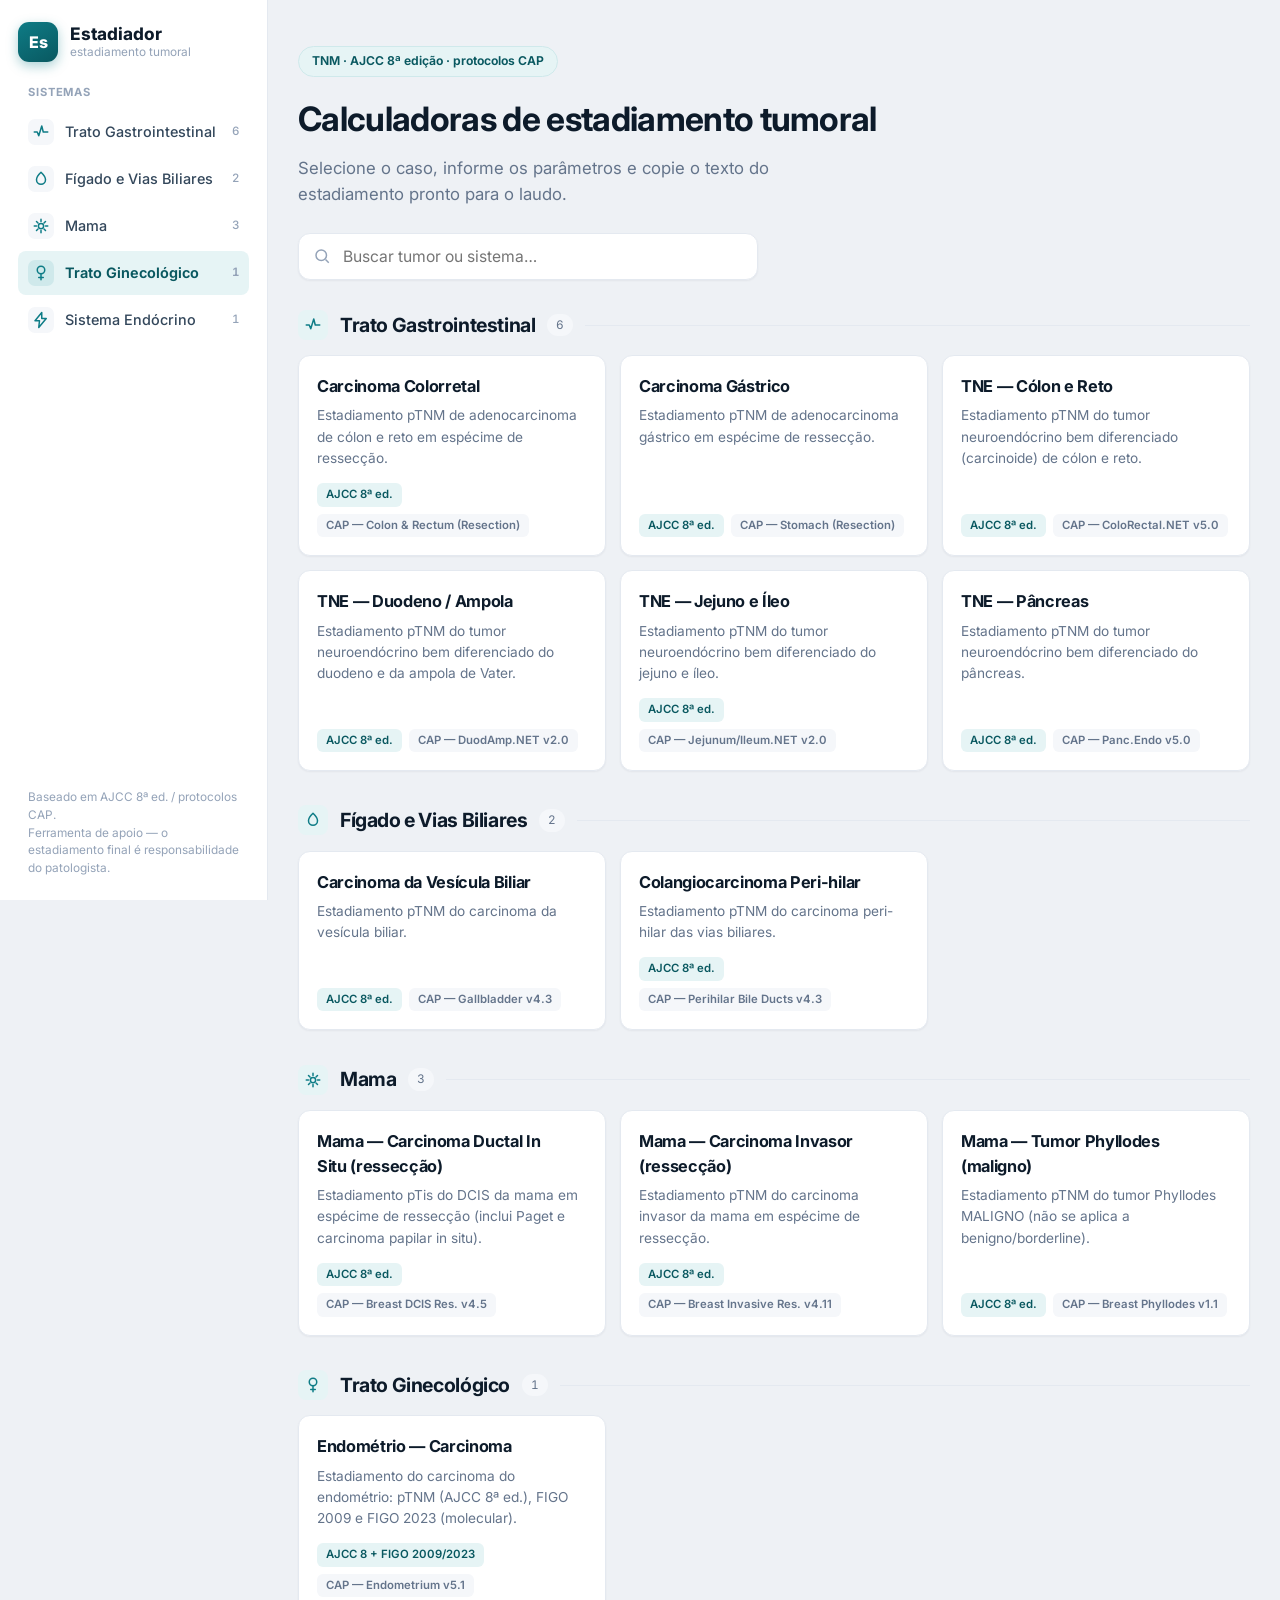
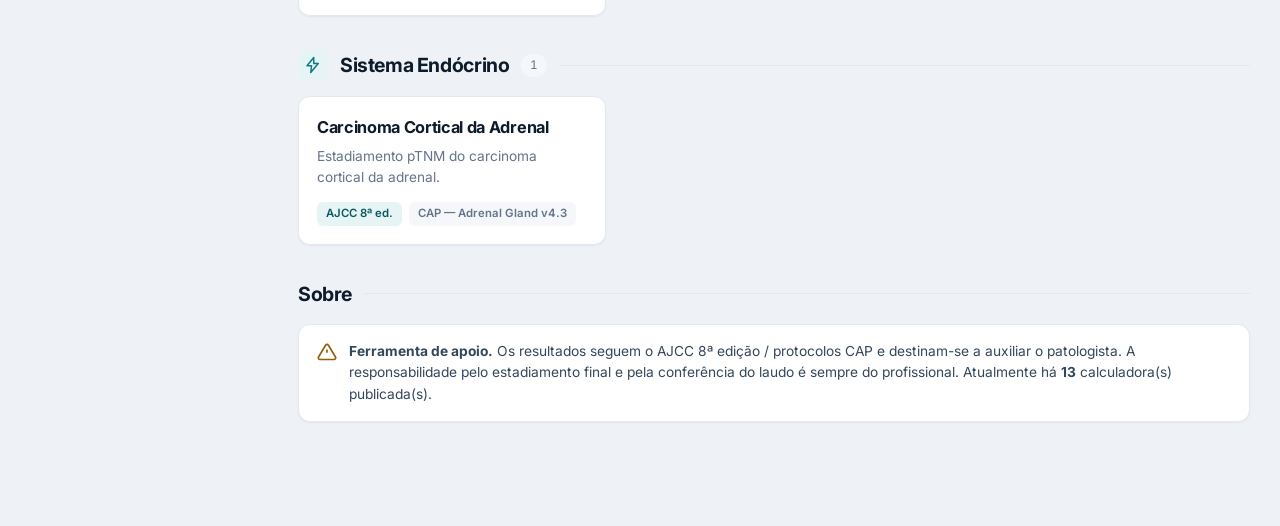
<file: index.html>
<!doctype html>
<html lang="pt-BR">
<head>
  <meta charset="utf-8">
  <meta name="viewport" content="width=device-width, initial-scale=1">
  <title>Estadiador — Calculadoras de estadiamento tumoral</title>
  <meta name="description" content="Calculadoras de estadiamento tumoral (TNM/AJCC 8ª ed.) baseadas nos protocolos da CAP. Gere o estadiamento e copie o texto para o laudo.">
  <link rel="icon" href="assets/favicon.svg" type="image/svg+xml">
  <link rel="preconnect" href="https://fonts.googleapis.com">
  <link rel="preconnect" href="https://fonts.gstatic.com" crossorigin>
  <link href="https://fonts.googleapis.com/css2?family=Inter:wght@400;500;600;700;800&display=swap" rel="stylesheet">
  <link rel="stylesheet" href="css/style.css">
</head>
<body>
  <div class="app">
    <aside class="sidebar">
      <a class="brand" href="index.html">
        <span class="logo">Es</span>
        <span class="name">Estadiador<small>estadiamento tumoral</small></span>
      </a>
      <nav class="side-block" id="side-nav">
        <span class="side-label">Sistemas</span>
      </nav>
      <div class="side-foot">
        Baseado em AJCC 8ª ed. / protocolos CAP.<br>
        Ferramenta de apoio — o estadiamento final é responsabilidade do patologista.
      </div>
    </aside>

    <div class="content">
      <div class="container">
        <header class="hero">
          <span class="pill">TNM · AJCC 8ª edição · protocolos CAP</span>
          <h1>Calculadoras de estadiamento tumoral</h1>
          <p>Selecione o caso, informe os parâmetros e copie o texto do estadiamento pronto para o laudo.</p>
          <div class="search-box">
            <span class="ico">
              <svg width="18" height="18" viewBox="0 0 24 24" fill="none" stroke="currentColor" stroke-width="2"><circle cx="11" cy="11" r="7"/><path d="m21 21-4.3-4.3"/></svg>
            </span>
            <input id="search" type="search" placeholder="Buscar tumor ou sistema…" autocomplete="off">
          </div>
        </header>

        <main>
          <div id="sections"></div>

          <section class="section" id="sobre">
            <div class="section-head">
              <h2>Sobre</h2><span class="bar"></span>
            </div>
            <div class="disclaimer">
              <svg width="20" height="20" viewBox="0 0 24 24" fill="none" stroke="currentColor" stroke-width="2"><path d="M12 9v4M12 17h.01M10.29 3.86 1.82 18a2 2 0 0 0 1.71 3h16.94a2 2 0 0 0 1.71-3L13.71 3.86a2 2 0 0 0-3.42 0z"/></svg>
              <span><strong>Ferramenta de apoio.</strong> Os resultados seguem o AJCC 8ª edição / protocolos CAP e destinam-se a auxiliar o patologista. A responsabilidade pelo estadiamento final e pela conferência do laudo é sempre do profissional. Atualmente há <strong id="total-count">0</strong> calculadora(s) publicada(s).</span>
            </div>
          </section>
        </main>
      </div>
    </div>
  </div>

  <script type="module" src="js/home.js"></script>
</body>
</html>
</file>
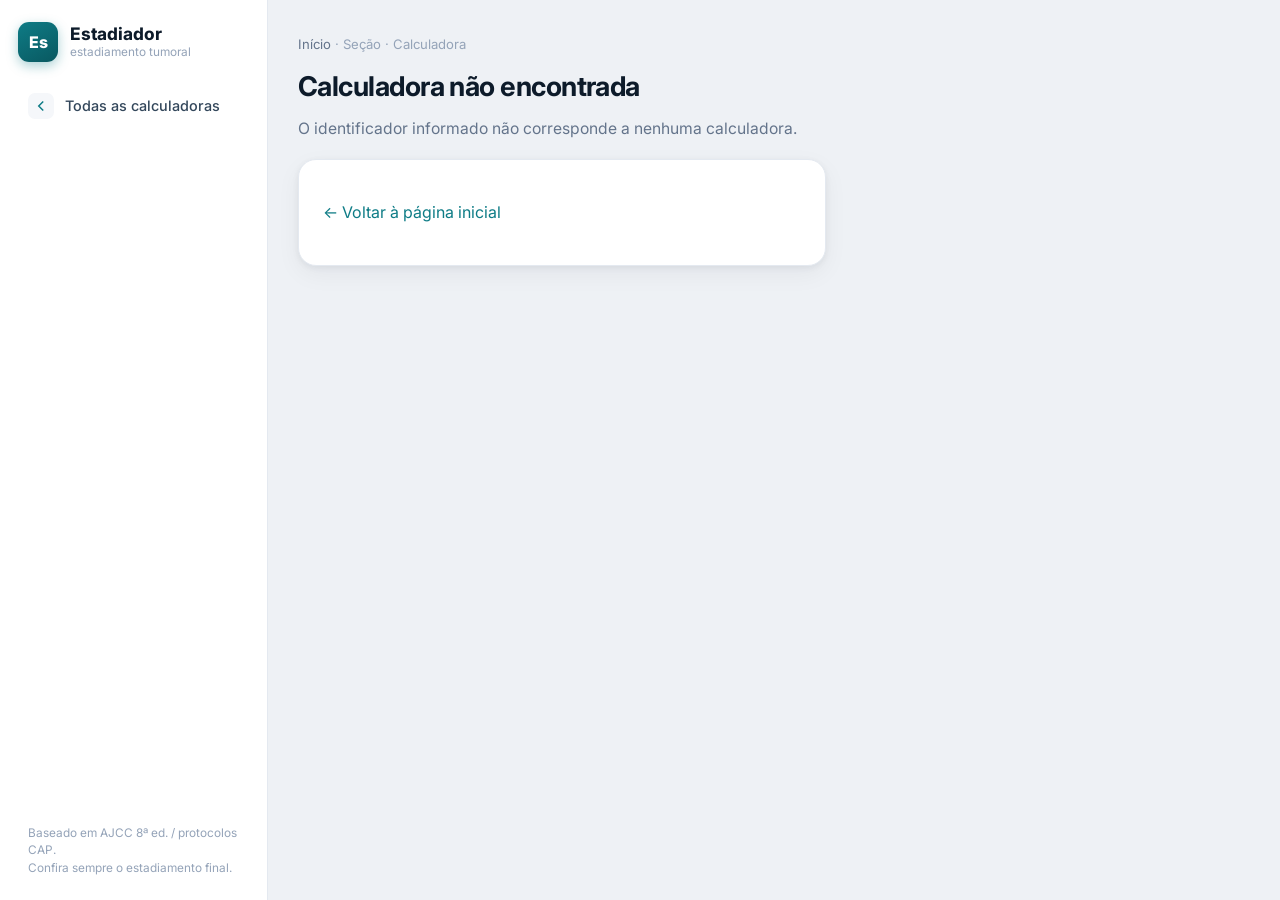
<file: calculadora.html>
<!doctype html>
<html lang="pt-BR">
<head>
  <meta charset="utf-8">
  <meta name="viewport" content="width=device-width, initial-scale=1">
  <title>Calculadora — Estadiador</title>
  <link rel="icon" href="assets/favicon.svg" type="image/svg+xml">
  <link rel="preconnect" href="https://fonts.googleapis.com">
  <link rel="preconnect" href="https://fonts.gstatic.com" crossorigin>
  <link href="https://fonts.googleapis.com/css2?family=Inter:wght@400;500;600;700;800&display=swap" rel="stylesheet">
  <link rel="stylesheet" href="css/style.css">
</head>
<body>
  <div class="app">
    <aside class="sidebar">
      <a class="brand" href="index.html">
        <span class="logo">Es</span>
        <span class="name">Estadiador<small>estadiamento tumoral</small></span>
      </a>
      <div class="side-block">
        <a class="nav-item" href="index.html">
          <span class="ico"><svg width="18" height="18" viewBox="0 0 24 24" fill="none" stroke="currentColor" stroke-width="2"><path d="m15 18-6-6 6-6"/></svg></span>
          <span class="txt">Todas as calculadoras</span>
        </a>
      </div>
      <nav class="side-block" id="side-siblings"></nav>
      <div class="side-foot">
        Baseado em AJCC 8ª ed. / protocolos CAP.<br>
        Confira sempre o estadiamento final.
      </div>
    </aside>

    <div class="content">
      <div class="container">
        <header class="calc-head">
          <div class="breadcrumb">
            <a href="index.html">Início</a> ·
            <span id="crumb-section">Seção</span> ·
            <span id="crumb-name">Calculadora</span>
          </div>
          <h1 class="calc-title" id="calc-title">Calculadora</h1>
          <p class="calc-sub" id="calc-sub"></p>
        </header>

        <div class="calc-layout">
          <div id="calc-form"></div>

          <div class="result-col">
            <div class="panel result-panel" id="calc-result">
              <div class="result-head"><span class="dot"></span><h3>Resultado</h3></div>
              <div class="stage-badges" data-badges></div>
              <div data-warns></div>
              <div class="report-box">
                <div class="rlabel">Texto para o laudo</div>
                <textarea data-report readonly placeholder="Preencha os campos ao lado."></textarea>
              </div>
              <div class="report-actions">
                <button class="btn btn-primary" data-copy>Copiar laudo</button>
                <button class="btn btn-ghost" data-reset>Limpar</button>
              </div>
            </div>
          </div>
        </div>
      </div>
    </div>
  </div>

  <script type="module" src="js/calc-page.js"></script>
</body>
</html>
</file>
<file: css/style.css>
/* ==========================================================================
   Estadiador — design system
   Estética clínica moderna: app com barra lateral, tipografia clara.
   ========================================================================== */

:root {
  --bg:        #eef1f5;
  --surface:   #ffffff;
  --surface-2: #f5f7fa;
  --ink:       #0d1b2a;
  --ink-2:     #33475b;
  --muted:     #64748b;
  --faint:     #94a3b8;
  --line:      #e4e9f0;
  --line-2:    #eef2f7;

  --brand:     #0e7c86;
  --brand-600: #0b6b74;
  --brand-700: #095860;
  --brand-050: #e6f4f5;
  --brand-100: #cfe9eb;

  --ok:        #15803d;
  --ok-050:    #eafaf0;
  --warn-bg:   #fff8ed;
  --warn-bd:   #f4d9ae;
  --warn-ink:  #92600b;

  --shadow-sm: 0 1px 2px rgba(13,27,42,.05);
  --shadow:    0 2px 6px rgba(13,27,42,.06), 0 8px 24px rgba(13,27,42,.05);
  --shadow-lg: 0 12px 40px rgba(13,27,42,.14);

  --r-sm: 8px;
  --r:    12px;
  --r-lg: 18px;

  --sidebar-w: 268px;
  --font: "Inter", -apple-system, BlinkMacSystemFont, "Segoe UI", Roboto, Helvetica, Arial, sans-serif;
  --mono: "SF Mono", "Roboto Mono", ui-monospace, Menlo, Consolas, monospace;
}

* { box-sizing: border-box; }
html { scroll-behavior: smooth; }
body {
  margin: 0;
  font-family: var(--font);
  color: var(--ink);
  background: var(--bg);
  line-height: 1.55;
  -webkit-font-smoothing: antialiased;
  text-rendering: optimizeLegibility;
}
a { color: var(--brand); text-decoration: none; }
h1, h2, h3 { letter-spacing: -.02em; }

/* ===================== App shell ===================== */
.app { display: grid; grid-template-columns: var(--sidebar-w) 1fr; min-height: 100vh; }

.sidebar {
  position: sticky; top: 0; align-self: start;
  height: 100vh; overflow-y: auto;
  background: var(--surface);
  border-right: 1px solid var(--line);
  padding: 22px 18px;
  display: flex; flex-direction: column; gap: 22px;
}
.brand { display: flex; align-items: center; gap: 12px; }
.brand:hover { text-decoration: none; }
.brand .logo {
  width: 40px; height: 40px; border-radius: 11px; flex-shrink: 0;
  background: linear-gradient(150deg, var(--brand), var(--brand-700));
  display: grid; place-items: center; color: #fff; font-weight: 800; font-size: 1rem;
  box-shadow: 0 4px 12px rgba(14,124,134,.35);
}
.brand .name { font-weight: 750; font-size: 1.08rem; color: var(--ink); line-height: 1.1; }
.brand .name small { display: block; font-weight: 400; font-size: .74rem; color: var(--faint); margin-top: 3px; letter-spacing: 0; }

.side-block { display: flex; flex-direction: column; gap: 3px; }
.side-label { font-size: .7rem; font-weight: 700; text-transform: uppercase; letter-spacing: .08em; color: var(--faint); padding: 0 10px; margin-bottom: 6px; }

.nav-item {
  display: flex; align-items: center; gap: 11px;
  padding: 9px 10px; border-radius: var(--r-sm);
  color: var(--ink-2); font-size: .9rem; font-weight: 500;
  transition: background .12s, color .12s;
}
.nav-item:hover { background: var(--surface-2); text-decoration: none; color: var(--ink); }
.nav-item.active { background: var(--brand-050); color: var(--brand-700); font-weight: 650; }
.nav-item .ico { width: 26px; height: 26px; border-radius: 7px; display: grid; place-items: center; background: var(--surface-2); color: var(--brand); flex-shrink: 0; }
.nav-item.active .ico { background: var(--brand-100); }
.nav-item .txt { flex: 1; min-width: 0; overflow: hidden; text-overflow: ellipsis; white-space: nowrap; }
.nav-item .n { font-size: .72rem; color: var(--faint); font-variant-numeric: tabular-nums; }

.side-foot { margin-top: auto; font-size: .74rem; color: var(--faint); line-height: 1.5; padding: 0 10px; }
.side-foot a { color: var(--muted); }

/* ===================== Content ===================== */
.content { min-width: 0; }
.container { max-width: 1080px; margin: 0 auto; padding: 0 30px; }

/* mobile top bar (hidden on desktop) */
.topbar { display: none; }

/* ===================== Hero ===================== */
.hero { padding: 46px 0 30px; }
.hero .pill {
  display: inline-flex; align-items: center; gap: 7px;
  background: var(--brand-050); color: var(--brand-700);
  padding: 5px 13px; border-radius: 999px; font-size: .76rem; font-weight: 650;
  margin-bottom: 16px; border: 1px solid var(--brand-100);
}
.hero h1 { font-size: 2.1rem; margin: 0 0 10px; }
.hero p { font-size: 1.05rem; color: var(--muted); max-width: 560px; margin: 0; }

.search-box { position: relative; margin-top: 26px; max-width: 460px; }
.search-box input {
  width: 100%; padding: 13px 16px 13px 44px;
  border: 1px solid var(--line); border-radius: 12px;
  font-size: .98rem; background: var(--surface); color: var(--ink);
  box-shadow: var(--shadow-sm); transition: border-color .15s, box-shadow .15s;
  font-family: inherit;
}
.search-box input:focus { outline: none; border-color: var(--brand); box-shadow: 0 0 0 4px var(--brand-050); }
.search-box .ico { position: absolute; left: 15px; top: 50%; transform: translateY(-50%); color: var(--faint); display: grid; }

/* ===================== Sections & cards ===================== */
main { padding-bottom: 70px; }
.section { margin-bottom: 34px; scroll-margin-top: 20px; }
.section-head { display: flex; align-items: center; gap: 12px; margin: 0 0 15px; }
.section-head .ico { width: 30px; height: 30px; border-radius: 8px; display: grid; place-items: center; background: var(--brand-050); color: var(--brand); flex-shrink: 0; }
.section-head h2 { font-size: 1.22rem; margin: 0; }
.section-head .count { font-size: .74rem; color: var(--muted); background: var(--surface-2); padding: 2px 9px; border-radius: 999px; font-variant-numeric: tabular-nums; }
.section-head .bar { flex: 1; height: 1px; background: var(--line); }

.grid { display: grid; grid-template-columns: repeat(auto-fill, minmax(268px, 1fr)); gap: 14px; }
.card {
  position: relative; display: flex; flex-direction: column;
  background: var(--surface); border: 1px solid var(--line);
  border-radius: var(--r); padding: 18px;
  box-shadow: var(--shadow-sm);
  transition: transform .14s, box-shadow .14s, border-color .14s;
  overflow: hidden;
}
.card::after {
  content: "→"; position: absolute; top: 16px; right: 16px;
  color: var(--faint); font-size: 1rem; opacity: 0; transform: translateX(-4px);
  transition: opacity .14s, transform .14s;
}
.card:hover { transform: translateY(-3px); box-shadow: var(--shadow-lg); border-color: var(--brand-100); text-decoration: none; }
.card:hover::after { opacity: 1; transform: translateX(0); color: var(--brand); }
.card h3 { margin: 0 0 6px; font-size: 1.02rem; color: var(--ink); padding-right: 20px; }
.card p { margin: 0 0 14px; font-size: .855rem; color: var(--muted); flex: 1; }
.card .meta { display: flex; gap: 7px; flex-wrap: wrap; }
.chip { font-size: .71rem; font-weight: 600; padding: 3px 9px; border-radius: 6px; background: var(--surface-2); color: var(--muted); }
.chip.sys { background: var(--brand-050); color: var(--brand-700); }

.empty-state { text-align: center; color: var(--faint); padding: 70px 20px; }

/* ===================== Calculadora ===================== */
.calc-head { padding: 34px 0 18px; }
.breadcrumb { font-size: .82rem; color: var(--faint); margin-bottom: 12px; }
.breadcrumb a { color: var(--muted); }
.calc-title { font-size: 1.7rem; margin: 0 0 8px; }
.calc-sub { color: var(--muted); margin: 0; font-size: .98rem; }
.calc-sub .chip.sys { margin-left: 8px; vertical-align: middle; }

.calc-layout { display: grid; grid-template-columns: 1fr 400px; gap: 24px; align-items: start; padding-bottom: 70px; }

.panel { background: var(--surface); border: 1px solid var(--line); border-radius: var(--r-lg); box-shadow: var(--shadow); }
.panel-body { padding: 24px; }

.field { margin-bottom: 20px; }
.field:last-child { margin-bottom: 0; }
.field > label { display: block; font-weight: 650; font-size: .9rem; margin-bottom: 7px; color: var(--ink); }
.field .hint { display: block; font-weight: 400; color: var(--faint); font-size: .8rem; margin-top: 3px; line-height: 1.45; }
.field select, .field input[type="number"], .field input[type="text"] {
  width: 100%; padding: 11px 13px; font-size: .95rem;
  border: 1px solid var(--line); border-radius: var(--r-sm);
  background: var(--surface); color: var(--ink); font-family: inherit;
  transition: border-color .15s, box-shadow .15s;
}
.field select {
  appearance: none; -webkit-appearance: none;
  background-image: url("data:image/svg+xml,%3Csvg xmlns='http://www.w3.org/2000/svg' width='14' height='14' viewBox='0 0 24 24' fill='none' stroke='%2364748b' stroke-width='2.4'%3E%3Cpath d='m6 9 6 6 6-6'/%3E%3C/svg%3E");
  background-repeat: no-repeat; background-position: right 12px center; padding-right: 36px;
}
.field select:focus, .field input:focus { outline: none; border-color: var(--brand); box-shadow: 0 0 0 3px var(--brand-050); }

.radio-group { display: flex; flex-wrap: wrap; gap: 8px; }
.radio-group label {
  display: inline-flex; align-items: center; gap: 8px;
  padding: 9px 14px; border: 1px solid var(--line); border-radius: 999px;
  cursor: pointer; font-size: .89rem; transition: all .12s; background: var(--surface); color: var(--ink-2);
}
.radio-group label:hover { border-color: var(--brand); }
.radio-group input { margin: 0; accent-color: var(--brand); }
.radio-group label.checked { background: var(--brand-050); border-color: var(--brand); color: var(--brand-700); font-weight: 650; }

/* ---------- Resultado ---------- */
.result-col { position: sticky; top: 20px; }
.result-panel { overflow: hidden; }
.result-head {
  padding: 14px 20px; background: var(--surface-2); border-bottom: 1px solid var(--line);
  display: flex; align-items: center; gap: 8px;
}
.result-head .dot { width: 8px; height: 8px; border-radius: 50%; background: var(--brand); box-shadow: 0 0 0 4px var(--brand-050); }
.result-head h3 { margin: 0; font-size: .82rem; text-transform: uppercase; letter-spacing: .06em; color: var(--muted); }

.stage-badges { display: flex; flex-wrap: wrap; gap: 8px; padding: 20px 20px 6px; }
.badge { flex: 1 1 64px; min-width: 64px; text-align: center; background: var(--surface-2); border: 1px solid var(--line-2); border-radius: var(--r-sm); padding: 10px 5px; }
.badge .k { font-size: .64rem; text-transform: uppercase; letter-spacing: .05em; color: var(--faint); font-weight: 700; white-space: nowrap; }
.badge .v { font-size: 1.02rem; font-weight: 750; color: var(--ink); margin-top: 3px; word-break: break-word; line-height: 1.15; }

.report-box { padding: 14px 20px 0; }
.report-box .rlabel { font-size: .72rem; text-transform: uppercase; letter-spacing: .06em; color: var(--faint); font-weight: 700; margin-bottom: 7px; }
.report-box textarea {
  width: 100%; min-height: 88px; resize: vertical;
  font-family: var(--mono); font-size: .84rem; line-height: 1.6;
  padding: 14px; border: 1px solid var(--line); border-radius: var(--r-sm);
  background: var(--brand-050); color: var(--ink); font-weight: 500;
}
.report-box textarea:focus { outline: none; border-color: var(--brand); }
.report-actions { padding: 14px 20px 20px; display: flex; gap: 10px; }

.btn {
  display: inline-flex; align-items: center; justify-content: center; gap: 8px;
  padding: 12px 18px; border-radius: var(--r-sm); border: 1px solid transparent;
  font-size: .92rem; font-weight: 650; cursor: pointer; font-family: inherit;
  transition: all .13s;
}
.btn-primary { background: var(--brand); color: #fff; flex: 1; box-shadow: 0 4px 12px rgba(14,124,134,.28); }
.btn-primary:hover { background: var(--brand-600); }
.btn-ghost { background: var(--surface); border-color: var(--line); color: var(--muted); }
.btn-ghost:hover { border-color: var(--brand); color: var(--brand-700); }
.btn.copied { background: var(--ok); border-color: var(--ok); color: #fff; box-shadow: 0 4px 12px rgba(21,128,61,.28); }

/* ---------- Avisos ---------- */
.notice {
  display: flex; gap: 10px; align-items: flex-start;
  background: var(--warn-bg); border: 1px solid var(--warn-bd); color: var(--warn-ink);
  padding: 12px 14px; border-radius: var(--r-sm); font-size: .84rem; margin: 16px 20px 0;
  line-height: 1.45;
}
.notice svg { flex-shrink: 0; margin-top: 1px; }
.about-notice { margin: 0; }

.disclaimer {
  display: flex; gap: 12px; align-items: flex-start;
  background: var(--surface); border: 1px solid var(--line); border-radius: var(--r);
  padding: 16px 18px; font-size: .86rem; color: var(--ink-2); box-shadow: var(--shadow-sm);
}
.disclaimer svg { color: var(--warn-ink); flex-shrink: 0; margin-top: 1px; }

.hidden { display: none !important; }

/* ===================== Responsivo ===================== */
@media (max-width: 980px) {
  .app { grid-template-columns: 1fr; }
  .sidebar {
    position: static; height: auto; flex-direction: row; align-items: center;
    gap: 14px; padding: 12px 16px; overflow: visible;
    border-right: none; border-bottom: 1px solid var(--line);
  }
  .sidebar .side-block, .sidebar .side-foot { display: none; }
  .container { padding: 0 18px; }
  .calc-layout { grid-template-columns: 1fr; }
  .result-col { position: static; }
  .hero h1 { font-size: 1.75rem; }
}
</file>
